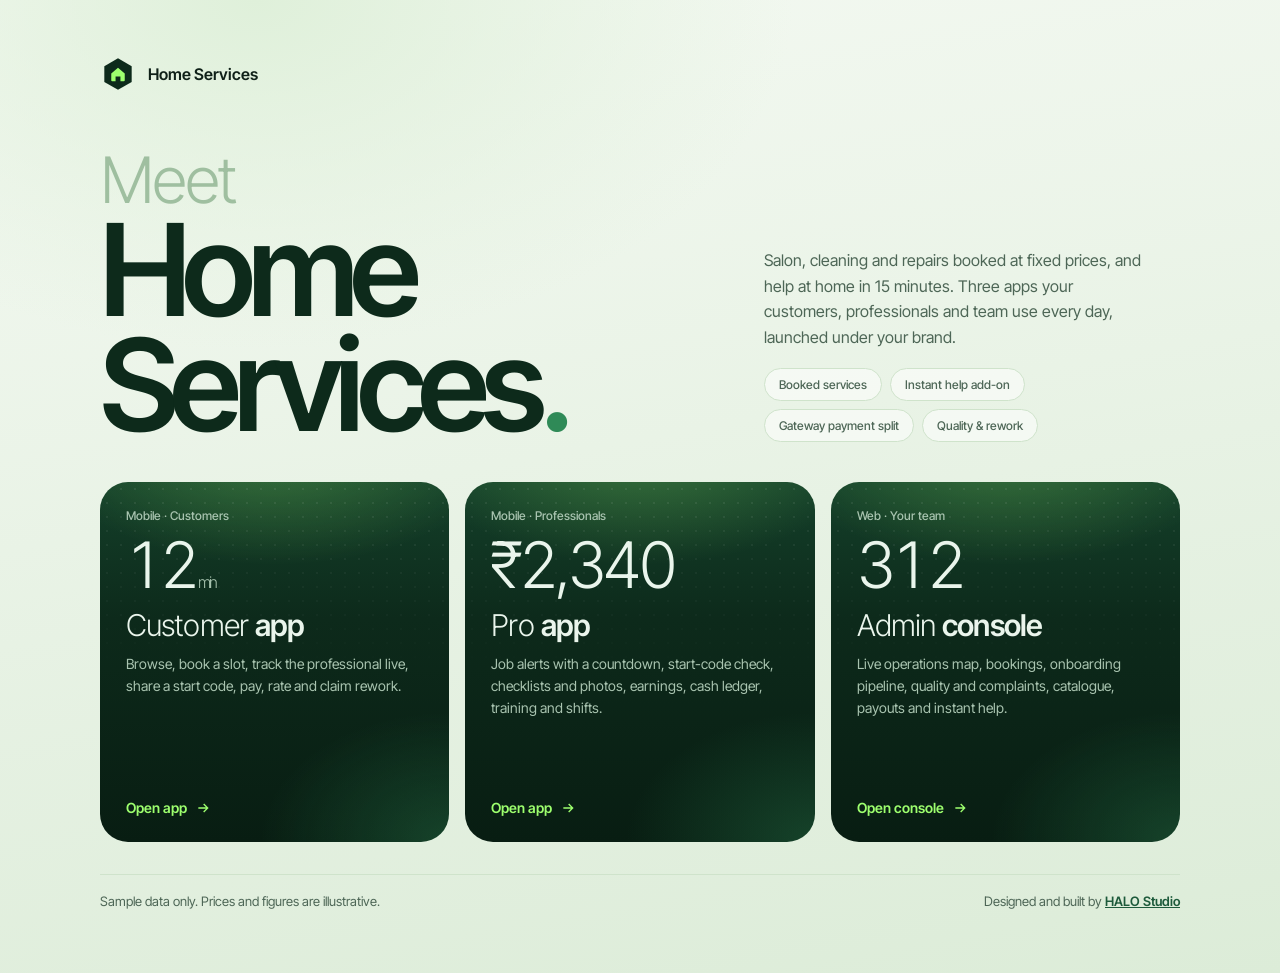
<file: index.html>
<!doctype html>
<html lang="en">
<head>
<meta charset="utf-8">
<meta name="viewport" content="width=device-width, initial-scale=1">
<title>Home Services · Platform demo</title>
<meta name="description" content="A white-label home and personal services platform: customer app, professional app and admin console, with an instant-help add-on.">
<link rel="preconnect" href="https://fonts.googleapis.com"><link rel="preconnect" href="https://fonts.gstatic.com" crossorigin>
<link href="https://fonts.googleapis.com/css2?family=Inter+Tight:wght@300;400;500;600;700&display=swap" rel="stylesheet">
<link rel="stylesheet" href="hs.css">
<style>
  body{background:radial-gradient(70% 60% at 20% 0%,#dff0da,transparent 60%),linear-gradient(170deg,#f4f9f2,#dcecd8);color:var(--dk);min-height:100vh}
  .wrap{max-width:1120px;margin:0 auto;padding:56px 20px 64px}
  .head{display:flex;align-items:center;gap:12px;font-weight:600}
  .head .mark{width:36px;height:36px;filter:none}
  .hero{display:grid;grid-template-columns:1.2fr .8fr;gap:40px;align-items:end;margin:56px 0 40px}
  .hero .meet{font-size:clamp(36px,5vw,64px);font-weight:300;color:var(--sage3);letter-spacing:-.04em;line-height:1}
  .hero h1{font-size:clamp(64px,10vw,132px);font-weight:600;letter-spacing:-.06em;line-height:.9;color:var(--g8)}
  .hero h1 i{font-style:normal;color:var(--g5)}
  .hero p{color:var(--dk2);font-size:16px;line-height:1.6;max-width:42ch}
  .chips{display:flex;flex-wrap:wrap;gap:8px;margin-top:18px}
  .chips span{font-size:12px;font-weight:500;padding:8px 14px;border-radius:999px;border:1px solid var(--sage2);background:rgba(255,255,255,.55);color:var(--dk2)}
  .grid{display:grid;grid-template-columns:repeat(3,1fr);gap:16px}
  a.app{position:relative;display:flex;flex-direction:column;gap:10px;min-height:360px;padding:26px;border-radius:28px;color:var(--tx);text-decoration:none;overflow:hidden;transition:transform .4s var(--ease)}
  a.app:hover{transform:translateY(-6px)}
  a.app .k{font-size:12px;color:var(--tx2);font-weight:500;position:relative}
  a.app h2{font-size:30px;font-weight:300;letter-spacing:-.03em;position:relative}
  a.app h2 b{font-weight:600}
  a.app p{color:var(--tx2);font-size:14px;line-height:1.55;flex:1;position:relative}
  a.app .go{display:inline-flex;align-items:center;gap:8px;font-weight:600;font-size:14px;color:var(--brand);position:relative}
  a.app .go svg{width:16px;height:16px;stroke:currentColor;fill:none;stroke-width:2;transition:transform .3s var(--ease)}
  a.app:hover .go svg{transform:translateX(4px)}
  a.app .num{font-size:64px;line-height:1;position:relative}
  .note{margin-top:32px;font-size:13px;color:var(--dk2);display:flex;justify-content:space-between;gap:12px;flex-wrap:wrap;border-top:1px solid var(--sage2);padding-top:18px}
  .note a{color:var(--g6);font-weight:600}
  .grid>a{animation:rise .7s var(--ease) both}.grid>a:nth-child(2){animation-delay:80ms}.grid>a:nth-child(3){animation-delay:160ms}
  @media (max-width:900px){.hero{grid-template-columns:1fr;margin:36px 0 28px}.grid{grid-template-columns:1fr}a.app{min-height:0}}
</style>
</head>
<body data-title-suffix="Platform demo">
<div class="wrap">
  <div class="head"><span class="mark" id="mk"></span><span data-brand>Home Services</span></div>
  <div class="hero">
    <div><div class="meet">Meet</div><h1><span data-brand>Home Services</span><i>.</i></h1></div>
    <div><p>Salon, cleaning and repairs booked at fixed prices, and help at home in 15 minutes. Three apps your customers, professionals and team use every day, launched under your brand.</p>
      <div class="chips"><span>Booked services</span><span>Instant help add-on</span><span>Gateway payment split</span><span>Quality &amp; rework</span></div></div>
  </div>
  <div class="grid">
    <a class="app world" href="customer-app.html"><span class="k">Mobile · Customers</span><span class="num">12<small style="font-size:16px;color:var(--tx2)"> min</small></span><h2>Customer <b>app</b></h2><p>Browse, book a slot, track the professional live, share a start code, pay, rate and claim rework.</p><span class="go">Open app <svg viewBox="0 0 24 24"><path d="M5 12h14M13 6l6 6-6 6"/></svg></span></a>
    <a class="app world" href="pro-app.html"><span class="k">Mobile · Professionals</span><span class="num">₹2,340</span><h2>Pro <b>app</b></h2><p>Job alerts with a countdown, start-code check, checklists and photos, earnings, cash ledger, training and shifts.</p><span class="go">Open app <svg viewBox="0 0 24 24"><path d="M5 12h14M13 6l6 6-6 6"/></svg></span></a>
    <a class="app world" href="admin-web.html"><span class="k">Web · Your team</span><span class="num">312</span><h2>Admin <b>console</b></h2><p>Live operations map, bookings, onboarding pipeline, quality and complaints, catalogue, payouts and instant help.</p><span class="go">Open console <svg viewBox="0 0 24 24"><path d="M5 12h14M13 6l6 6-6 6"/></svg></span></a>
  </div>
  <p class="note"><span>Sample data only. Prices and figures are illustrative.</span><span>Designed and built by <a href="https://www.halostudio.in">HALO Studio</a></span></p>
</div>
<script>document.getElementById('mk').innerHTML=`<svg viewBox="0 0 40 40"><path d="M20 2.5l15.2 8.75v17.5L20 37.5 4.8 28.75v-17.5z" fill="var(--g8)"/><path d="M12.5 19.5L20 13l7.5 6.5V27a1 1 0 01-1 1h-3.8v-5.2h-5.4V28H13.5a1 1 0 01-1-1z" fill="var(--brand)"/></svg>`;</script>
<script src="brand.js"></script>
</body>
</html>
</file>
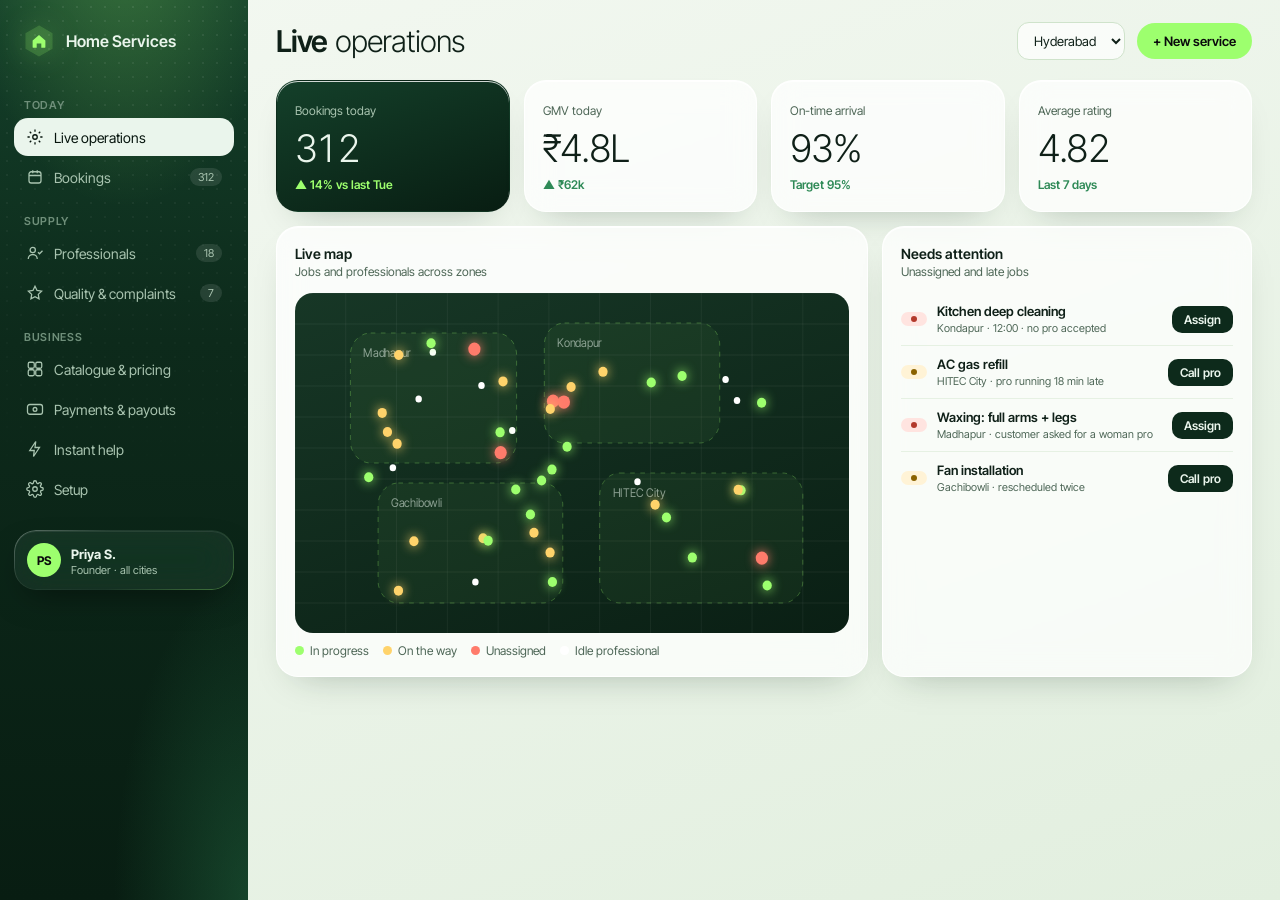
<file: admin-web.html>
<!doctype html>
<html lang="en">
<head>
<meta charset="utf-8">
<meta name="viewport" content="width=device-width, initial-scale=1">
<title>Home Services · Admin console</title>
<link rel="preconnect" href="https://fonts.googleapis.com"><link rel="preconnect" href="https://fonts.gstatic.com" crossorigin>
<link href="https://fonts.googleapis.com/css2?family=Inter+Tight:wght@300;400;500;600;700&display=swap" rel="stylesheet">
<link rel="stylesheet" href="hs.css">
<style>
  body{background:linear-gradient(160deg,#f3f8f1,#e2efdf);color:var(--dk);min-height:100vh}
  .app{display:grid;grid-template-columns:248px 1fr;min-height:100vh}
  aside{position:sticky;top:0;height:100vh;padding:20px 14px;overflow-y:auto}
  .brand{display:flex;align-items:center;gap:10px;font-weight:600;font-size:16px;padding:4px 8px 22px;position:relative}
  .brand .mark{width:34px;height:34px}
  .grp{font-size:11px;font-weight:600;color:var(--tx3);margin:18px 10px 6px;letter-spacing:.06em;text-transform:uppercase;position:relative}
  nav a{position:relative;display:flex;align-items:center;gap:10px;padding:10px 12px;border-radius:14px;color:var(--tx2);font-size:14px;cursor:pointer;margin-bottom:2px;transition:background .2s,color .2s}
  nav a svg{width:18px;height:18px;stroke:currentColor;fill:none;stroke-width:1.7;flex:none}
  nav a:hover{color:var(--tx);background:rgba(255,255,255,.05)}
  nav a.on{background:var(--tx);color:var(--ink)}
  nav a .c{margin-left:auto;font-size:11px;padding:2px 8px;border-radius:999px;background:rgba(255,255,255,.1)}
  nav a.on .c{background:var(--ink);color:var(--tx)}
  .me{margin-top:22px;display:flex;align-items:center;gap:10px;padding:12px;position:relative}
  .me .av{width:34px;height:34px;border-radius:50%;background:var(--brand);color:var(--on-brand);display:grid;place-items:center;font-weight:700;font-size:12px}
  .me small{display:block;font-size:11px;color:var(--tx2)}
  main{padding:22px 28px 40px;min-width:0}
  .top{display:flex;align-items:center;gap:12px;margin-bottom:20px}
  .top h1{font-size:30px;font-weight:300;letter-spacing:-.03em;flex:1}
  .top h1 b{font-weight:600}
  .sel{background:rgba(255,255,255,.7);border:1px solid var(--sage2);border-radius:12px;padding:9px 12px;font-size:13px}
  .dbtn{border-radius:999px;padding:10px 16px;font-weight:600;font-size:13px;background:var(--g8);color:var(--tx)}
  .dbtn.lime{background:var(--brand);color:var(--on-brand)}
  .card{background:rgba(255,255,255,.72);border:1px solid rgba(255,255,255,.9);border-radius:var(--r);padding:18px;box-shadow:0 1px 0 rgba(255,255,255,.8) inset,0 16px 36px -22px rgba(13,42,27,.35);backdrop-filter:blur(14px)}
  .card h3{font-size:14px;font-weight:600}
  .card .sub{font-size:12px;color:var(--dk2);margin:2px 0 14px}
  .g4{display:grid;grid-template-columns:repeat(4,1fr);gap:14px}
  .g2{display:grid;grid-template-columns:1.6fr 1fr;gap:14px;margin-top:14px}
  .g2e{display:grid;grid-template-columns:1fr 1fr;gap:14px;margin-top:14px}
  .kpi small{font-size:12px;color:var(--dk2)}
  .kpi .v{font-size:38px;font-weight:300;letter-spacing:-.04em;margin:6px 0 2px;font-variant-numeric:tabular-nums}
  .kpi .d{font-size:12px;font-weight:600;color:var(--g5)}
  .kpi.dark{background:linear-gradient(160deg,var(--g7),var(--g9));color:var(--tx);border-color:transparent}
  .kpi.dark small{color:var(--tx2)}.kpi.dark .d{color:var(--brand)}
  .map{height:340px;border-radius:18px;position:relative;overflow:hidden;background:linear-gradient(160deg,#173726,#0a1f14)}
  .map svg{position:absolute;inset:0;width:100%;height:100%}
  .legend{display:flex;gap:14px;font-size:12px;color:var(--dk2);margin-top:10px;flex-wrap:wrap}
  .legend i{display:inline-block;width:9px;height:9px;border-radius:50%;margin-right:6px}
  table{width:100%;border-collapse:collapse;font-size:13px}
  th{text-align:left;font-size:11px;font-weight:600;color:var(--dk2);text-transform:uppercase;letter-spacing:.05em;padding:8px 10px;border-bottom:1px solid var(--sage2)}
  td{padding:11px 10px;border-bottom:1px solid var(--sage1);vertical-align:middle}
  tr:last-child td{border-bottom:0}
  tbody tr{transition:background .2s}tbody tr:hover td{background:rgba(255,255,255,.6)}
  .tag{display:inline-flex;align-items:center;gap:6px;font-size:11.5px;font-weight:600;padding:4px 10px;border-radius:999px;background:var(--sage1);color:var(--g6)}
  .tag::before{content:"";width:6px;height:6px;border-radius:50%;background:currentColor}
  .tag.ok{background:#dff6d6;color:#2d7a2a}.tag.warn{background:#fff3d6;color:#8a6200}.tag.bad{background:#ffe4e0;color:#b2392b}.tag.info{background:#e3eee4;color:var(--g6)}
  .mini{border-radius:10px;padding:6px 12px;font-size:12px;font-weight:600;background:var(--g8);color:var(--tx)}
  .mini.ghost{background:rgba(255,255,255,.8);color:var(--dk);border:1px solid var(--sage2)}
  .q{display:flex;align-items:center;gap:10px;padding:10px 0;border-bottom:1px solid var(--sage1);font-size:13px}
  .q:last-child{border:0}
  .q b{font-weight:600;display:block}.q small{color:var(--dk2)}
  .q .t{flex:1}
  .kanban{display:grid;grid-template-columns:repeat(5,1fr);gap:12px}
  .col{background:rgba(255,255,255,.45);border-radius:18px;padding:12px;min-height:300px}
  .col h4{font-size:12px;font-weight:600;color:var(--dk2);display:flex;justify-content:space-between;margin-bottom:10px}
  .pc{background:#fff;border-radius:14px;padding:12px;margin-bottom:8px;font-size:13px;box-shadow:0 6px 16px -10px rgba(13,42,27,.4);cursor:pointer;transition:transform .2s var(--ease)}
  .pc:hover{transform:translateY(-2px)}
  .pc b{font-weight:600;display:block}.pc small{color:var(--dk2);font-size:12px}
  .pc .mini{margin-top:8px}
  .bar{height:7px;border-radius:7px;background:var(--sage1);overflow:hidden;margin-top:6px}.bar i{display:block;height:100%;border-radius:7px;background:linear-gradient(90deg,var(--g5),var(--brand))}
  .inp{width:90px;border:1px solid var(--sage2);background:#fff;border-radius:10px;padding:7px 9px;font-size:13px;text-align:right}
  .hexgrid{display:grid;grid-template-columns:repeat(6,1fr);gap:8px}
  .mm{border-radius:14px;padding:10px;font-size:12px;color:var(--tx);min-height:78px;display:flex;flex-direction:column;justify-content:space-between}
  .mm b{font-size:22px;font-weight:300;font-variant-numeric:tabular-nums}
  .switch{width:42px;height:24px;border-radius:999px;background:var(--sage2);position:relative;cursor:pointer;transition:background .25s;flex:none}
  .switch::after{content:"";position:absolute;top:3px;left:3px;width:18px;height:18px;border-radius:50%;background:#fff;transition:left .25s var(--ease)}
  .switch.on{background:var(--g6)}.switch.on::after{left:21px}
  .set{display:flex;justify-content:space-between;align-items:center;gap:14px;padding:12px 0;border-bottom:1px solid var(--sage1);font-size:14px}
  .set:last-child{border:0}.set small{display:block;color:var(--dk2);font-size:12px;margin-top:2px}
  .seg{display:inline-flex;padding:3px;border-radius:12px;background:var(--sage1)}
  .seg button{padding:7px 12px;border-radius:9px;font-size:12px;font-weight:600;color:var(--dk2)}
  .seg button.on{background:#fff;color:var(--dk)}
  .toast{position:fixed;right:24px;bottom:24px;top:auto;left:auto;width:auto;max-width:360px;background:var(--g8);border-color:transparent;transform:translateY(140%)}
  .toast.show{transform:none}
  .page.on>*{animation:rise .5s var(--ease) both}
  @media (max-width:1100px){.g4{grid-template-columns:repeat(2,1fr)}.g2,.g2e{grid-template-columns:1fr}.kanban{grid-template-columns:repeat(2,1fr)}.hexgrid{grid-template-columns:repeat(3,1fr)}}
  @media (max-width:820px){.app{grid-template-columns:1fr}aside{position:static;height:auto}nav{display:flex;overflow-x:auto;gap:4px}nav a{white-space:nowrap}.grp,.me{display:none}main{padding:16px}.table-wrap{overflow-x:auto}}
</style>
</head>
<body data-title-suffix="Admin console">
<div class="app">
  <aside class="world">
    <div class="brand"><span class="mark" id="mk"></span><span data-brand>Home Services</span></div>
    <nav id="nav">
      <div class="grp">Today</div>
      <a data-p="live" class="on"><svg viewBox="0 0 24 24"><circle cx="12" cy="12" r="3"/><path d="M12 2v3M12 19v3M2 12h3M19 12h3M5 5l2 2M17 17l2 2M5 19l2-2M17 7l2-2"/></svg>Live operations</a>
      <a data-p="bookings"><svg viewBox="0 0 24 24"><rect x="4" y="5" width="16" height="15" rx="3"/><path d="M4 10h16M9 3v4M15 3v4"/></svg>Bookings<span class="c">312</span></a>
      <div class="grp">Supply</div>
      <a data-p="pros"><svg viewBox="0 0 24 24"><circle cx="9" cy="8" r="3.5"/><path d="M3 20c0-3.3 2.7-6 6-6s6 2.7 6 6M16 11l2 2 4-4"/></svg>Professionals<span class="c">18</span></a>
      <a data-p="quality"><svg viewBox="0 0 24 24"><path d="M12 3l2.7 5.6 6.1.9-4.4 4.3 1 6.1L12 17l-5.4 2.9 1-6.1L3.2 9.5l6.1-.9z"/></svg>Quality &amp; complaints<span class="c">7</span></a>
      <div class="grp">Business</div>
      <a data-p="catalogue"><svg viewBox="0 0 24 24"><rect x="3" y="3" width="8" height="8" rx="2"/><rect x="13" y="3" width="8" height="8" rx="2"/><rect x="3" y="13" width="8" height="8" rx="2"/><rect x="13" y="13" width="8" height="8" rx="2"/></svg>Catalogue &amp; pricing</a>
      <a data-p="money"><svg viewBox="0 0 24 24"><rect x="2" y="6" width="20" height="13" rx="3"/><circle cx="12" cy="12.5" r="2.5"/></svg>Payments &amp; payouts</a>
      <a data-p="instant"><svg viewBox="0 0 24 24"><path d="M13 2L5 14h6l-1 8 8-12h-6z"/></svg>Instant help</a>
      <a data-p="settings"><svg viewBox="0 0 24 24"><circle cx="12" cy="12" r="3"/><path d="M19.4 15a1.6 1.6 0 00.3 1.8l.1.1a2 2 0 11-2.8 2.8l-.1-.1a1.6 1.6 0 00-1.8-.3 1.6 1.6 0 00-1 1.5V21a2 2 0 11-4 0v-.1a1.6 1.6 0 00-1-1.5 1.6 1.6 0 00-1.8.3l-.1.1a2 2 0 11-2.8-2.8l.1-.1a1.6 1.6 0 00.3-1.8 1.6 1.6 0 00-1.5-1H3a2 2 0 110-4h.1a1.6 1.6 0 001.5-1 1.6 1.6 0 00-.3-1.8l-.1-.1a2 2 0 112.8-2.8l.1.1a1.6 1.6 0 001.8.3H9a1.6 1.6 0 001-1.5V3a2 2 0 114 0v.1a1.6 1.6 0 001 1.5 1.6 1.6 0 001.8-.3l.1-.1a2 2 0 112.8 2.8l-.1.1a1.6 1.6 0 00-.3 1.8V9a1.6 1.6 0 001.5 1H21a2 2 0 110 4h-.1a1.6 1.6 0 00-1.5 1z"/></svg>Setup</a>
    </nav>
    <div class="me glass"><div class="av">PS</div><div><b style="font-size:13px">Priya S.</b><small>Founder · all cities</small></div></div>
  </aside>

  <main>
    <div class="top"><h1 id="title"><b>Live</b> operations</h1>
      <select class="sel"><option data-branch>Hyderabad</option><option>Bengaluru</option><option>Pune</option></select>
      <button class="dbtn lime" onclick="toast('New service added to the draft catalogue')">+ New service</button></div>

    <!-- LIVE -->
    <section class="page on" data-page="live">
      <div class="g4">
        <div class="card kpi dark"><small>Bookings today</small><div class="v">312</div><span class="d">▲ 14% vs last Tue</span></div>
        <div class="card kpi"><small>GMV today</small><div class="v">₹4.8L</div><span class="d">▲ ₹62k</span></div>
        <div class="card kpi"><small>On-time arrival</small><div class="v">93%</div><span class="d">Target 95%</span></div>
        <div class="card kpi"><small>Average rating</small><div class="v">4.82</div><span class="d">Last 7 days</span></div>
      </div>
      <div class="g2">
        <div class="card"><h3>Live map</h3><div class="sub">Jobs and professionals across zones</div>
          <div class="map"><svg viewBox="0 0 600 340" preserveAspectRatio="none" id="mapSvg"></svg></div>
          <div class="legend"><span><i style="background:var(--brand)"></i>In progress</span><span><i style="background:#ffd36b"></i>On the way</span><span><i style="background:#ff7b6b"></i>Unassigned</span><span><i style="background:#fff"></i>Idle professional</span></div>
        </div>
        <div class="card"><h3>Needs attention</h3><div class="sub">Unassigned and late jobs</div><div id="queue"></div></div>
      </div>
    </section>

    <!-- BOOKINGS -->
    <section class="page" data-page="bookings">
      <div class="card" style="padding:6px 8px"><div class="table-wrap"><table>
        <thead><tr><th>Booking</th><th>Customer</th><th>Service</th><th>Professional</th><th>Slot</th><th>Amount</th><th>Status</th></tr></thead>
        <tbody id="bkBody"></tbody></table></div></div>
    </section>

    <!-- PROS -->
    <section class="page" data-page="pros">
      <div class="kanban" id="kanban"></div>
    </section>

    <!-- QUALITY -->
    <section class="page" data-page="quality">
      <div class="g2e" style="margin-top:0">
        <div class="card"><h3>Complaints &amp; rework</h3><div class="sub">SLA: resolve within 24 hours</div><div id="complaints"></div></div>
        <div class="card"><h3>Quality score alerts</h3><div class="sub">Proposed automatically · needs your approval</div><div id="qalerts"></div></div>
      </div>
    </section>

    <!-- CATALOGUE -->
    <section class="page" data-page="catalogue">
      <div class="card" style="padding:6px 8px"><div class="table-wrap"><table>
        <thead><tr><th>Category</th><th>Service</th><th>Duration</th><th>Price</th><th>Commission</th><th>Warranty</th><th>Live</th></tr></thead>
        <tbody id="catBody"></tbody></table></div></div>
    </section>

    <!-- MONEY -->
    <section class="page" data-page="money">
      <div class="g4">
        <div class="card kpi dark"><small>Collected this week</small><div class="v">₹28.6L</div><span class="d">via gateway split</span></div>
        <div class="card kpi"><small>Commission earned</small><div class="v">₹5.4L</div><span class="d">18.9% take rate</span></div>
        <div class="card kpi"><small>Due to professionals</small><div class="v">₹21.1L</div><span class="d">Auto-settled Monday</span></div>
        <div class="card kpi"><small>Cash in hand owed</small><div class="v">₹62k</div><span class="d" style="color:#b2392b">From 41 pros</span></div>
      </div>
      <div class="card" style="margin-top:14px;padding:6px 8px"><div class="table-wrap"><table>
        <thead><tr><th>Professional</th><th>Jobs</th><th>Earnings</th><th>Cash owed</th><th>Payout</th><th></th></tr></thead>
        <tbody id="payBody"></tbody></table></div></div>
    </section>

    <!-- INSTANT -->
    <section class="page" data-page="instant">
      <div class="g4">
        <div class="card kpi dark"><small>Median arrival</small><div class="v">11.4 min</div><span class="d">Promise: 15 min</span></div>
        <div class="card kpi"><small>Helpers on shift</small><div class="v">86</div><span class="d">of 104 planned</span></div>
        <div class="card kpi"><small>Jobs this hour</small><div class="v">142</div><span class="d">▲ evening peak</span></div>
        <div class="card kpi"><small>Cost per shift</small><div class="v">₹540</div><span class="d">Revenue ₹712 / shift</span></div>
      </div>
      <div class="card" style="margin-top:14px"><h3>Micro-markets · supply right now</h3><div class="sub">Free helpers vs open requests, Madhapur cluster</div><div class="hexgrid" id="mm"></div></div>
    </section>

    <!-- SETTINGS -->
    <section class="page" data-page="settings">
      <div class="g2e" style="margin-top:0">
        <div class="card"><h3>Business model</h3><div class="sub">Applies to the selected city</div>
          <div class="set"><div>Worker model<small>Independent partners on commission, or your own staff</small></div><div class="seg" data-seg><button class="on">Partners</button><button>Own staff</button></div></div>
          <div class="set"><div>Default commission<small>Overridable per category and tier</small></div><input class="inp" value="20%"></div>
          <div class="set"><div>Payment split<small>Gateway settles each pro's share automatically</small></div><span class="switch on"></span></div>
          <div class="set"><div>Pay after service<small>Allow cash, tracked in the cash ledger</small></div><span class="switch on"></span></div>
          <div class="set"><div>Instant help add-on<small>15-minute help in micro-markets</small></div><span class="switch on"></span></div>
        </div>
        <div class="card"><h3>Rules</h3><div class="sub">Quality, warranty and cancellations</div>
          <div class="set"><div>Auto-warn below score<small>Assign refresher training automatically</small></div><input class="inp" value="75"></div>
          <div class="set"><div>Suggest suspension below<small>Admin approves every suspension</small></div><input class="inp" value="60"></div>
          <div class="set"><div>Rework cost when pro at fault<small>Pro redoes the job unpaid</small></div><span class="switch on"></span></div>
          <div class="set"><div>Free cancellation window<small>Before the slot starts</small></div><input class="inp" value="3 hrs"></div>
          <div class="set"><div>Late cancellation fee<small>Paid to the professional</small></div><input class="inp" value="₹99"></div>
        </div>
      </div>
    </section>
  </main>
</div>
<div class="toast" id="toast"><div class="mk mark" id="toastMark"></div><div><b data-brand>Home Services</b><span id="toastText"></span></div></div>

<script>
const MARK = `<svg viewBox="0 0 40 40"><path d="M20 2.5l15.2 8.75v17.5L20 37.5 4.8 28.75v-17.5z" fill="var(--brand)" opacity=".18" stroke="var(--brand)" stroke-width="1.4"/><path d="M12.5 19.5L20 13l7.5 6.5V27a1 1 0 01-1 1h-3.8v-5.2h-5.4V28H13.5a1 1 0 01-1-1z" fill="var(--brand)"/></svg>`;
document.getElementById('mk').innerHTML = MARK; document.getElementById('toastMark').innerHTML = MARK;
function toast(t){ const el=document.getElementById('toast'); document.getElementById('toastText').textContent=' '+t; el.classList.add('show'); clearTimeout(window._t); window._t=setTimeout(()=>el.classList.remove('show'),2600); }
const TITLES = {live:'<b>Live</b> operations',bookings:'<b>Bookings</b>',pros:'<b>Professionals</b> pipeline',quality:'<b>Quality</b> &amp; complaints',catalogue:'<b>Catalogue</b> &amp; pricing',money:'<b>Payments</b> &amp; payouts',instant:'<b>Instant help</b> add-on',settings:'<b>Setup</b>'};

/* live map */
(function(){
  let s = '<g stroke="rgba(255,255,255,.06)">' + Array.from({length:12},(_,i)=>`<path d="M${i*55} 0V340M0 ${i*31}H600"/>`).join('') + '</g>';
  const zones = [[60,40,180,130,'Madhapur'],[270,30,190,120,'Kondapur'],[90,190,200,120,'Gachibowli'],[330,180,220,130,'HITEC City']];
  zones.forEach(([x,y,w,h,n])=>{ s += `<rect x="${x}" y="${y}" width="${w}" height="${h}" rx="22" fill="rgba(157,255,110,.05)" stroke="rgba(157,255,110,.3)" stroke-dasharray="5 6"/><text x="${x+14}" y="${y+24}" fill="rgba(234,245,236,.55)" font-size="12" font-family="Inter Tight">${n}</text>`; });
  let seed = 7; const r = () => (seed = (seed*9301+49297)%233280)/233280;
  const cols = ['var(--brand)','var(--brand)','var(--brand)','#ffd36b','#ffd36b','#fff','#fff','#ff7b6b'];
  for (let i=0;i<46;i++){ const c = cols[Math.floor(r()*cols.length)], x = 70+r()*470, y = 50+r()*250;
    s += `<circle cx="${x}" cy="${y}" r="${c==='#fff'?3.5:5}" fill="${c}" ${c!=='#fff'?`style="filter:drop-shadow(0 0 6px ${c})"`:''}>${c==='#ff7b6b'?'<animate attributeName="r" values="5;8;5" dur="1.6s" repeatCount="indefinite"/>':''}</circle>`; }
  document.getElementById('mapSvg').innerHTML = s;
})();
let queue = [
  {n:'Kitchen deep cleaning',w:'Kondapur · 12:00 · no pro accepted',k:'bad'},
  {n:'AC gas refill',w:'HITEC City · pro running 18 min late',k:'warn'},
  {n:'Waxing: full arms + legs',w:'Madhapur · customer asked for a woman pro',k:'bad'},
  {n:'Fan installation',w:'Gachibowli · rescheduled twice',k:'warn'}
];
function renderQueue(){
  document.getElementById('queue').innerHTML = queue.length ? queue.map((q,i)=>`<div class="q"><span class="tag ${q.k}"></span><div class="t"><b>${q.n}</b><small>${q.w}</small></div><button class="mini" onclick="assign(${i})">${q.k==='bad'?'Assign':'Call pro'}</button></div>`).join('') : '<p style="color:var(--dk2);font-size:13px">All clear.</p>';
}
function assign(i){ toast(queue[i].k==='bad'?'Assigned to the nearest best-rated pro':'Calling the professional'); queue.splice(i,1); renderQueue(); }

/* bookings */
const BK = [
  ['HS-24817','Ananya R.','AC foam-jet service','Ravi K.','Today 11:00','₹708','On the way','warn'],
  ['HS-24816','Karthik M.','Bathroom deep cleaning','Meena S.','Today 10:00','₹646','In progress','ok'],
  ['HS-24811','Divya P.','Mani-pedi deluxe','Lakshmi V.','Today 09:00','₹1,061','Completed','info'],
  ['HS-24809','Rahul S.','Kitchen deep cleaning','—','Today 12:00','₹1,769','Unassigned','bad'],
  ['HS-24801','Sneha G.','Haircut + beard','Imran A.','Today 08:30','₹471','Completed','info'],
  ['HS-24795','Vikram T.','Cockroach control','Suresh B.','Yesterday','₹1,297','Rework open','warn']
];
document.getElementById('bkBody').innerHTML = BK.map(b=>`<tr onclick="toast('Opened ${b[0]} timeline')"><td><b>${b[0]}</b></td><td>${b[1]}</td><td>${b[2]}</td><td>${b[3]}</td><td>${b[4]}</td><td>${b[5]}</td><td><span class="tag ${b[7]}">${b[6]}</span></td></tr>`).join('');

/* pros kanban */
const STAGES = ['Applied','KYC','Skill test','Training','Active'];
let PROS = [
  ['Arjun N.','Electrician',0],['Fatima B.','Salon',0],['Kiran R.','Cleaning',0],
  ['Deepak J.','AC & appliance',1],['Sravani K.','Salon',1],
  ['Manoj P.','Plumber',2],['Rekha D.','Cleaning',2],
  ['Ganesh L.','Painting',3],['Anil S.','AC & appliance',3],
  ['Ravi K.','AC & appliance',4],['Meena S.','Cleaning',4],['Lakshmi V.','Salon',4]
];
const NEXT = ['Verify KYC','Pass test','Assign training','Activate',''];
function renderPros(){
  document.getElementById('kanban').innerHTML = STAGES.map((s,si)=>{ const list = PROS.map((p,i)=>[p,i]).filter(([p])=>p[2]===si);
    return `<div class="col"><h4>${s}<span>${list.length}</span></h4>${list.map(([p,i])=>`<div class="pc"><b>${p[0]}</b><small>${p[1]}</small>${si<4?`<div><button class="mini" onclick="advance(${i})">${NEXT[si]}</button></div>`:`<div class="bar"><i style="width:${80+i%3*7}%"></i></div>`}</div>`).join('')}</div>`; }).join('');
}
function advance(i){ PROS[i][2]++; renderPros(); toast(PROS[i][0]+' moved to '+STAGES[PROS[i][2]]); }

/* quality */
let CMP = [['Bathroom deep cleaning','Karthik M. · "corners not cleaned"','Free rework booked'],['AC gas refill','Vikram T. · cooling weak after 2 days','Inspection scheduled'],['Mani-pedi deluxe','Divya P. · arrived 25 min late','Credit ₹100?']];
function renderQuality(){
  document.getElementById('complaints').innerHTML = CMP.map((c,i)=>`<div class="q"><div class="t"><b>${c[0]}</b><small>${c[1]}</small></div><button class="mini ghost" onclick="CMP.splice(${i},1);renderQuality();toast('Complaint resolved')">${c[2]}</button></div>`).join('') || '<p style="font-size:13px;color:var(--dk2)">No open complaints.</p>';
  document.getElementById('qalerts').innerHTML = [['Suresh B.','Score 58 · 3 rework jobs in 14 days','Suspend'],['Imran A.','Score 72 · late arrivals','Training sent'],['Meena S.','Score 96 · 0 rework','Promote to Platinum']].map(a=>`<div class="q"><div class="t"><b>${a[0]}</b><small>${a[1]}</small></div><button class="mini ${a[2]==='Training sent'?'ghost':''}" onclick="toast('${a[0]}: ${a[2]} approved')">${a[2]}</button></div>`).join('');
}

/* catalogue */
const CAT = [['Cleaning','Bathroom deep cleaning','90 min',549,'20%','7 days',1],['Cleaning','Full home deep cleaning (2BHK)','6 hrs',4299,'18%','7 days',1],['AC & appliance','AC foam-jet service','60 min',599,'20%','30 days',1],['AC & appliance','Gas refill + leak fix','90 min',2499,'15%','30 days',1],['Salon for women','Mani-pedi deluxe','75 min',899,'25%','3 days',1],['Painting','Room painting inspection','45 min',0,'12%','90 days',0]];
document.getElementById('catBody').innerHTML = CAT.map(c=>`<tr><td>${c[0]}</td><td><b>${c[1]}</b></td><td>${c[2]}</td><td><input class="inp" value="₹${c[3].toLocaleString('en-IN')}" onchange="toast('Price saved for ${c[1]}')"></td><td>${c[4]}</td><td>${c[5]}</td><td><span class="switch ${c[6]?'on':''}" onclick="this.classList.toggle('on')"></span></td></tr>`).join('');

/* money */
document.getElementById('payBody').innerHTML = [['Ravi K.',27,'₹14,860','₹1,380','₹13,480'],['Meena S.',31,'₹12,410','₹0','₹12,410'],['Lakshmi V.',18,'₹16,920','₹640','₹16,280'],['Imran A.',22,'₹8,730','₹2,100','₹6,630']].map(p=>`<tr><td><b>${p[0]}</b></td><td>${p[1]}</td><td>${p[2]}</td><td>${p[3]}</td><td><b>${p[4]}</b></td><td><button class="mini" onclick="this.textContent='Settled';toast('Payout settled to ${p[0]}')">Settle</button></td></tr>`).join('');

/* instant micro-markets */
document.getElementById('mm').innerHTML = [['N-1',6,2],['N-2',3,5],['N-3',8,1],['C-1',2,6],['C-2',5,3],['C-3',7,2],['S-1',4,4],['S-2',1,5],['S-3',6,1],['E-1',5,2],['E-2',3,3],['E-3',9,2]].map(([n,f,o])=>{const t=f/(f+o);const bg=t>.6?'linear-gradient(160deg,var(--g6),var(--g8))':t>.4?'linear-gradient(160deg,#5d6a2a,#2c3a18)':'linear-gradient(160deg,#7a3a2c,#3a1a14)';return `<div class="mm" style="background:${bg}"><span>${n}</span><div><b>${f}</b> free · ${o} open</div></div>`}).join('');

document.querySelectorAll('[data-seg]').forEach(s=>s.querySelectorAll('button').forEach(b=>b.onclick=()=>{s.querySelectorAll('button').forEach(x=>x.classList.toggle('on',x===b));toast('Worker model: '+b.textContent)}));
document.querySelectorAll('.set .switch').forEach(sw=>sw.onclick=()=>sw.classList.toggle('on'));

function show(p){
  document.querySelectorAll('.page').forEach(s=>s.classList.toggle('on',s.dataset.page===p));
  document.querySelectorAll('#nav a').forEach(a=>a.classList.toggle('on',a.dataset.p===p));
  document.getElementById('title').innerHTML = TITLES[p];
  if (p==='pros') renderPros(); if (p==='quality') renderQuality(); if (p==='live') renderQueue();
  window.scrollTo(0,0);
}
document.querySelectorAll('#nav a').forEach(a=>a.onclick=()=>show(a.dataset.p));
renderQueue();
</script>
<script src="brand.js"></script>
</body>
</html>
</file>
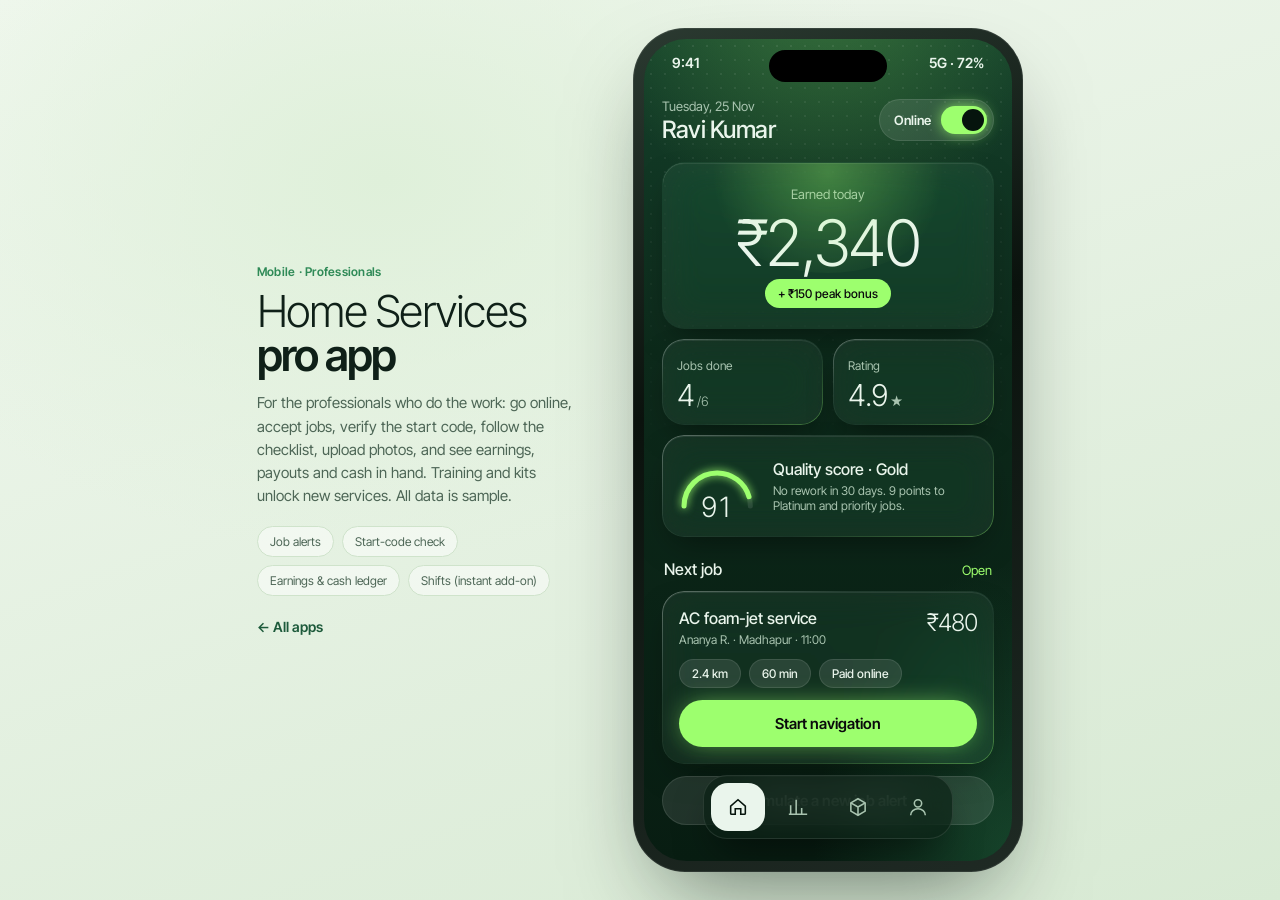
<file: pro-app.html>
<!doctype html>
<html lang="en">
<head>
<meta charset="utf-8">
<meta name="viewport" content="width=device-width, initial-scale=1">
<title>Home Services · Professional app</title>
<link rel="preconnect" href="https://fonts.googleapis.com"><link rel="preconnect" href="https://fonts.gstatic.com" crossorigin>
<link href="https://fonts.googleapis.com/css2?family=Inter+Tight:wght@300;400;500;600;700&display=swap" rel="stylesheet">
<link rel="stylesheet" href="hs.css">
<style>
  .top{display:flex;justify-content:space-between;align-items:center;margin:6px 0 18px}
  .top small{color:var(--tx2);font-size:13px}
  .top h2{font-size:24px;font-weight:500;letter-spacing:-.02em}
  .online{display:flex;align-items:center;gap:10px;padding:6px 6px 6px 14px;border-radius:999px;background:var(--glass2);border:1px solid var(--line);font-size:13px;font-weight:600}
  .sw{width:46px;height:28px;border-radius:999px;background:rgba(255,255,255,.15);position:relative;transition:background .3s}
  .sw::after{content:"";position:absolute;top:3px;left:3px;width:22px;height:22px;border-radius:50%;background:#fff;transition:left .3s var(--ease)}
  .sw.on{background:var(--brand);box-shadow:0 0 16px -2px var(--brand)}.sw.on::after{left:21px;background:var(--ink)}
  .earn{padding:20px;text-align:center;overflow:hidden}
  .earn::after{content:"";position:absolute;left:50%;top:-90px;translate:-50% 0;width:260px;height:200px;border-radius:50%;background:radial-gradient(circle,color-mix(in srgb,var(--brand) 30%,transparent),transparent 70%)}
  .earn small{color:var(--tx2);font-size:13px;position:relative}
  .earn .big{font-size:64px;line-height:1;margin:8px 0 4px;position:relative}
  .grid2{display:grid;grid-template-columns:1fr 1fr;gap:10px;margin-top:10px}
  .stat{padding:14px}
  .stat small{color:var(--tx2);font-size:12px}
  .stat .v{font-size:30px;margin-top:6px;line-height:1}
  .stat .v small{font-size:13px;margin-left:3px}
  .sec{display:flex;justify-content:space-between;align-items:baseline;margin:22px 2px 12px}
  .sec h3{font-size:16px;font-weight:500}
  .sec a{font-size:13px;color:var(--brand);cursor:pointer}
  .job{padding:16px}
  .job .row{display:flex;justify-content:space-between;align-items:flex-start;gap:10px}
  .job b{font-size:16px;font-weight:500}
  .job small{display:block;color:var(--tx2);font-size:12px;margin-top:4px}
  .job .meta{display:flex;gap:8px;margin:12px 0;flex-wrap:wrap}
  .ring{width:140px;height:140px;margin:6px auto 10px;position:relative}
  .ring svg{width:100%;height:100%;transform:rotate(-90deg)}
  .ring .c{position:absolute;inset:0;display:grid;place-content:center;text-align:center}
  .ring .c .num{font-size:44px;line-height:1}
  .ring .c small{color:var(--tx2);font-size:12px}
  .bars{display:flex;align-items:flex-end;gap:10px;height:150px;padding:10px 4px 0}
  .bars div{flex:1;display:flex;flex-direction:column;align-items:center;gap:6px;height:100%;justify-content:flex-end;font-size:11px;color:var(--tx2)}
  .bars i{display:block;width:100%;border-radius:10px;background:linear-gradient(180deg,var(--brand),color-mix(in srgb,var(--brand) 25%,transparent));transform-origin:bottom;animation:grow .9s var(--ease) both}
  .bars div.dim i{background:rgba(255,255,255,.12)}
  @keyframes grow{from{transform:scaleY(0)}}
  .line{display:flex;justify-content:space-between;align-items:center;padding:14px 16px;margin-bottom:8px;font-size:14px}
  .line small{display:block;color:var(--tx2);font-size:12px;margin-top:2px}
  .line .num{font-size:20px}
  .neg{color:var(--bad)}
  .keypad{display:grid;grid-template-columns:repeat(3,1fr);gap:8px;margin-top:14px}
  .keypad button{padding:14px 0;border-radius:16px;background:var(--glass);border:1px solid var(--line);font-size:22px;font-weight:300}
  .code{display:flex;gap:10px;justify-content:center;margin:8px 0}
  .code span{width:56px;height:66px;border-radius:16px;background:var(--glass2);border:1px solid var(--line);display:grid;place-items:center;font-size:34px;font-weight:300}
  .code span.f{border-color:var(--brand);box-shadow:0 0 16px -4px var(--brand)}
  .check{display:flex;align-items:center;gap:12px;padding:13px 14px;margin-bottom:8px;font-size:14px;cursor:pointer}
  .check i{width:22px;height:22px;border-radius:7px;border:1.5px solid var(--tx3);flex:none;display:grid;place-items:center}
  .check.on i{background:var(--brand);border-color:var(--brand)}
  .check.on i::after{content:"";width:10px;height:6px;border:2px solid var(--ink);border-top:0;border-right:0;transform:rotate(-45deg) translate(1px,-1px)}
  .photos{display:grid;grid-template-columns:1fr 1fr;gap:10px;margin:12px 0}
  .photos div{height:110px;border-radius:16px;background:var(--glass);border:1px dashed var(--line);display:grid;place-items:center;font-size:12px;color:var(--tx2);background-size:cover;background-position:center}
  .mod{display:flex;gap:12px;align-items:center;padding:14px;margin-bottom:8px}
  .mod .ic{width:48px;height:48px;border-radius:14px;background-size:cover;background-position:center;flex:none}
  .mod .t{flex:1}.mod b{font-size:14px;font-weight:500;display:block}.mod small{font-size:12px;color:var(--tx2)}
  .prog{height:6px;border-radius:6px;background:rgba(255,255,255,.1);margin-top:8px;overflow:hidden}.prog i{display:block;height:100%;background:var(--brand);border-radius:6px}
  .seg{display:flex;padding:4px;border-radius:16px;background:var(--glass);border:1px solid var(--line);margin-bottom:14px}
  .seg button{flex:1;padding:10px 0;border-radius:12px;font-size:13px;color:var(--tx2);font-weight:500}
  .seg button.on{background:var(--tx);color:var(--ink)}
  .shift{display:flex;justify-content:space-between;align-items:center;padding:14px 16px;margin-bottom:8px}
  .shift b{font-weight:500;font-size:15px}.shift small{display:block;color:var(--tx2);font-size:12px;margin-top:2px}
  .back{display:flex;align-items:center;gap:10px;margin:6px 0 16px;font-size:20px;font-weight:500}
  .back button{width:38px;height:38px;border-radius:12px;background:var(--glass2);display:grid;place-items:center}
  .back button svg{width:18px;height:18px;stroke:currentColor;fill:none;stroke-width:2}
</style>
</head>
<body data-title-suffix="Professional app">
<div class="stage">
  <div class="side">
    <div class="k">Mobile · Professionals</div>
    <h1><span data-brand>Home Services</span> <b>pro app</b></h1>
    <p>For the professionals who do the work: go online, accept jobs, verify the start code, follow the checklist, upload photos, and see earnings, payouts and cash in hand. Training and kits unlock new services. All data is sample.</p>
    <div class="tags"><span>Job alerts</span><span>Start-code check</span><span>Earnings &amp; cash ledger</span><span>Shifts (instant add-on)</span></div>
    <a href="index.html">← All apps</a>
  </div>

  <div class="phone"><div class="screen world">
    <div class="island"></div>
    <div class="status"><span>9:41</span><span>5G · 72%</span></div>
    <div class="toast" id="toast"><div class="mk mark" id="toastMark"></div><div><b data-brand>Home Services</b><span id="toastText"></span></div></div>

    <div class="scroll" id="scroll">
      <!-- TODAY -->
      <section class="page on" data-page="today">
        <div class="top"><div><small>Tuesday, 25 Nov</small><h2>Ravi Kumar</h2></div>
          <button class="online" onclick="toggleOnline()"><span id="onTxt">Online</span><span class="sw on" id="sw"></span></button></div>
        <div class="earn glass"><small>Earned today</small><div class="big num" id="earnToday">₹2,340</div><span class="pill lime">+ ₹150 peak bonus</span></div>
        <div class="grid2">
          <div class="stat glass"><small>Jobs done</small><div class="v num">4<small>/ 6</small></div></div>
          <div class="stat glass"><small>Rating</small><div class="v num">4.9<small>★</small></div></div>
          <div class="stat glass" style="grid-column:1/-1;display:flex;align-items:center;gap:16px">
            <div class="gauge" style="width:120px;height:72px"><svg viewBox="0 0 160 96"><path d="M14 88 A66 66 0 0 1 146 88" fill="none" stroke="rgba(255,255,255,.1)" stroke-width="10" stroke-linecap="round"/><path d="M14 88 A66 66 0 0 1 146 88" fill="none" stroke="var(--brand)" stroke-width="10" stroke-linecap="round" stroke-dasharray="207" stroke-dashoffset="19" style="filter:drop-shadow(0 0 8px var(--brand))"/></svg><div class="val"><span class="num" style="font-size:28px">91</span></div></div>
            <div><b style="font-weight:500">Quality score · Gold</b><small style="display:block;color:var(--tx2);font-size:12px;margin-top:4px">No rework in 30 days. 9 points to Platinum and priority jobs.</small></div>
          </div>
        </div>
        <div class="sec"><h3>Next job</h3><a onclick="go('job')">Open</a></div>
        <div class="job glass">
          <div class="row"><div><b>AC foam-jet service</b><small>Ananya R. · Madhapur · 11:00</small></div><span class="num" style="font-size:24px">₹480</span></div>
          <div class="meta"><span class="pill">2.4 km</span><span class="pill">60 min</span><span class="pill">Paid online</span></div>
          <button class="btn block" onclick="go('job')">Start navigation</button>
        </div>
        <button class="btn ghost block" style="margin-top:12px" onclick="incoming()">Simulate a new job alert</button>
      </section>

      <!-- JOB FLOW -->
      <section class="page" data-page="job">
        <div class="back"><button onclick="go('today')"><svg viewBox="0 0 24 24"><path d="M15 6l-6 6 6 6"/></svg></button><span id="jobHead">Enter start code</span></div>
        <div id="jobBody"></div>
      </section>

      <!-- EARNINGS -->
      <section class="page" data-page="earn">
        <div class="top"><div><small>This week</small><h2 class="num" style="font-size:44px;font-weight:300">₹14,860</h2></div></div>
        <div class="glass" style="padding:14px 12px 10px"><div class="bars" id="bars"></div></div>
        <div class="sec"><h3>Breakdown</h3></div>
        <div class="line glass"><span>Job earnings<small>27 jobs</small></span><span class="num">₹13,240</span></div>
        <div class="line glass"><span>Tips<small>From 11 customers</small></span><span class="num">₹620</span></div>
        <div class="line glass"><span>Incentives<small>Weekly target hit</small></span><span class="num">₹1,000</span></div>
        <div class="line glass"><span>Cash in hand<small>Collected from 3 cash jobs, owed to platform</small></span><span class="num neg">−₹1,380</span></div>
        <div class="glass" style="padding:16px;margin-top:4px;display:flex;justify-content:space-between;align-items:center">
          <div><small style="color:var(--tx2)">Next payout · Monday</small><div class="num" style="font-size:32px">₹13,480</div></div>
          <button class="btn" onclick="toast('Instant payout requested to HDFC ••4421')">Pay out now</button>
        </div>
      </section>

      <!-- GROW: training + kits -->
      <section class="page" data-page="grow">
        <div class="top"><div><small>Learn and earn more</small><h2>Training &amp; kits</h2></div></div>
        <div class="seg" id="growSeg"><button class="on" data-v="train">Training</button><button data-v="kit">Kit store</button><button data-v="shift">Shifts</button></div>
        <div id="growBody"></div>
      </section>

      <!-- PROFILE -->
      <section class="page" data-page="me">
        <div class="top"><div><small>Profile</small><h2>Ravi Kumar</h2></div></div>
        <div class="line glass"><span>KYC<small>Aadhaar, PAN, bank verified</small></span><span class="pill lime">Verified</span></div>
        <div class="line glass"><span>Police verification<small>Valid till Aug 2027</small></span><span class="pill lime">Cleared</span></div>
        <div class="line glass"><span>Services unlocked<small>AC service, gas refill, inspection</small></span><span class="pill">3</span></div>
        <div class="line glass"><span>Work zones<small>Madhapur, Kondapur, Gachibowli</small></span><span>›</span></div>
        <div class="line glass" onclick="toast('Leave request sent for 28 Nov')"><span>Request leave<small>Pick days you won't work</small></span><span>›</span></div>
      </section>
    </div>

    <nav class="tabbar" id="tabbar">
      <button class="on" data-go="today" aria-label="Today"><svg viewBox="0 0 24 24"><path d="M4 11l8-7 8 7v8a1 1 0 01-1 1h-4v-6H9v6H5a1 1 0 01-1-1z"/></svg></button>
      <button data-go="earn" aria-label="Earnings"><svg viewBox="0 0 24 24"><path d="M4 20V10M10 20V4M16 20v-7M22 20H2"/></svg></button>
      <button data-go="grow" aria-label="Training"><svg viewBox="0 0 24 24"><path d="M12 3l7.8 4.5v9L12 21l-7.8-4.5v-9z"/><path d="M12 12l7.8-4.5M12 12v9M12 12L4.2 7.5"/></svg></button>
      <button data-go="me" aria-label="Profile"><svg viewBox="0 0 24 24"><circle cx="12" cy="8" r="4"/><path d="M4 21c0-4 3.6-7 8-7s8 3 8 7"/></svg></button>
    </nav>

    <div class="sheet" id="sheet"><div class="panel world" id="sheetBody"></div></div>
  </div></div>
</div>

<script>
const MARK = `<svg viewBox="0 0 40 40"><path d="M20 2.5l15.2 8.75v17.5L20 37.5 4.8 28.75v-17.5z" fill="var(--brand)" opacity=".18" stroke="var(--brand)" stroke-width="1.4"/><path d="M12.5 19.5L20 13l7.5 6.5V27a1 1 0 01-1 1h-3.8v-5.2h-5.4V28H13.5a1 1 0 01-1-1z" fill="var(--brand)"/></svg>`;
document.getElementById('toastMark').innerHTML = MARK;
const rupee = n => '₹' + n.toLocaleString('en-IN');
function toast(t){ const el=document.getElementById('toast'); document.getElementById('toastText').textContent=' '+t; el.classList.add('show'); clearTimeout(window._t); window._t=setTimeout(()=>el.classList.remove('show'),2600); }

let online = true;
function toggleOnline(){ online=!online; document.getElementById('sw').classList.toggle('on',online); document.getElementById('onTxt').textContent=online?'Online':'Offline'; toast(online?'You are online. Jobs will come in.':'You are offline.'); }

/* incoming job with countdown ring */
let timer;
function incoming(){
  const sb = document.getElementById('sheetBody'), C = 2*Math.PI*60;
  sb.innerHTML = `<div style="text-align:center"><span class="pill lime">New job</span>
    <div class="ring"><svg viewBox="0 0 140 140"><circle cx="70" cy="70" r="60" fill="none" stroke="rgba(255,255,255,.1)" stroke-width="8"/><circle id="rc" cx="70" cy="70" r="60" fill="none" stroke="var(--brand)" stroke-width="8" stroke-linecap="round" stroke-dasharray="${C}" stroke-dashoffset="0" style="transition:stroke-dashoffset 1s linear;filter:drop-shadow(0 0 8px var(--brand))"/></svg><div class="c"><span class="num" id="rs">15</span><small>seconds</small></div></div>
    <div style="font-size:20px;font-weight:500">Bathroom deep cleaning</div><div style="color:var(--tx2);font-size:13px;margin:4px 0 14px">Kondapur · 1.8 km · Tomorrow 10:00 · 90 min</div>
    <div class="num" style="font-size:44px">₹420</div><div style="color:var(--tx2);font-size:12px;margin-bottom:18px">Your earning after commission</div>
    <div style="display:flex;gap:10px"><button class="btn ghost" style="flex:1" onclick="decide(false)">Decline</button><button class="btn" style="flex:2" onclick="decide(true)">Accept</button></div></div>`;
  document.getElementById('sheet').classList.add('show');
  let s = 15; const rc = document.getElementById('rc');
  clearInterval(timer);
  timer = setInterval(()=>{ s--; document.getElementById('rs').textContent=s; rc.style.strokeDashoffset = C*(1-s/15); if(s<=0){ decide(false,true); } },1000);
}
function decide(ok, timeout){ clearInterval(timer); document.getElementById('sheet').classList.remove('show'); toast(ok?'Accepted · added to tomorrow':timeout?'Missed · job passed to the next pro':'Declined'); }

/* job flow: code -> checklist -> photos -> done */
let jstep = 0, code = '';
function renderJob(){
  const head = document.getElementById('jobHead'), body = document.getElementById('jobBody');
  if (jstep===0){
    head.textContent='Enter start code';
    body.innerHTML = `<div class="glass" style="padding:18px;text-align:center"><div style="color:var(--tx2);font-size:13px">Ask Ananya for the 4-digit code in her app</div>
      <div class="code">${[0,1,2,3].map(i=>`<span class="${i===code.length?'f':''}">${code[i]||''}</span>`).join('')}</div></div>
      <div class="keypad">${[1,2,3,4,5,6,7,8,9,'',0,'⌫'].map(k=>k===''?'<span></span>':`<button onclick="key('${k}')">${k}</button>`).join('')}</div>
      <p style="text-align:center;color:var(--tx3);font-size:12px;margin-top:12px">Demo code: 4827</p>`;
  } else if (jstep===1){
    head.textContent='Service checklist';
    const items = ['Check gas pressure before service','Cover the wall and floor','Foam-jet indoor coil and filters','Clean outdoor unit and drain pipe','Test cooling for 10 minutes'];
    body.innerHTML = items.map((t,i)=>`<div class="check glass" onclick="this.classList.toggle('on')"><i></i>${t}</div>`).join('') + `<button class="btn block" style="margin-top:8px" onclick="jstep=2;renderJob()">Next: photos</button>`;
  } else if (jstep===2){
    head.textContent='Before and after';
    body.innerHTML = `<div class="photos"><div style="background-image:url(https://images.unsplash.com/photo-1562259929-b4e1fd3aef09?auto=format&fit=crop&w=300&q=60)"></div><div onclick="this.style.backgroundImage='url(https://images.unsplash.com/photo-1765518440022-10242cc86895?auto=format&fit=crop&w=300&q=60)';this.textContent=''">+ After photo</div></div>
      <div class="line glass"><span>Add-on: anti-rust spray<small>Customer approves in her app</small></span><button class="pill lime" onclick="toast('Sent to Ananya for approval · ₹149')">Suggest</button></div>
      <button class="btn block" style="margin-top:8px" onclick="jstep=3;renderJob()">Complete job</button>`;
  } else {
    head.textContent='Job complete';
    body.innerHTML = `<div class="glass" style="padding:22px;text-align:center"><div class="ring" style="width:110px;height:110px"><svg viewBox="0 0 140 140"><circle cx="70" cy="70" r="60" fill="none" stroke="var(--brand)" stroke-width="8" style="filter:drop-shadow(0 0 10px var(--brand))"/></svg><div class="c"><span style="font-size:40px;color:var(--brand)">✓</span></div></div>
      <div class="num" style="font-size:44px">+₹480</div><div style="color:var(--tx2);font-size:13px">Added to this week · paid online by customer</div></div>
      <button class="btn block" style="margin-top:12px" onclick="jstep=0;code='';go('today')">Back to today</button>`;
  }
}
function key(k){ if(k==='⌫') code=code.slice(0,-1); else if(code.length<4) code+=k; renderJob(); if(code.length===4){ if(code==='4827'){ toast('Code matched · job started'); setTimeout(()=>{jstep=1;renderJob()},500);} else { toast('Wrong code · ask again'); code=''; setTimeout(renderJob,400);} } }

/* earnings bars */
function renderBars(){
  const d=[['M',1840],['T',2340],['W',2610],['T',1980],['F',2900],['S',3190],['S',0]], m=3200;
  document.getElementById('bars').innerHTML = d.map(([l,v],i)=>`<div class="${i===1?'':'dim'}"><span class="num" style="font-size:11px">${v?(v/1000).toFixed(1)+'k':''}</span><i style="height:${Math.max(6,v/m*100)}%;animation-delay:${i*60}ms"></i>${l}</div>`).join('');
}

/* grow tabs */
let gv='train';
function renderGrow(){
  const b = document.getElementById('growBody');
  if (gv==='train') b.innerHTML = [
    ['1765518440022-10242cc86895','Gas refill and leak test','Unlocks ₹2,499 jobs',100],
    ['1562259929-b4e1fd3aef09','Split AC installation','4 videos · quiz',60],
    ['1667923006173-9e0d2251f608','Customer etiquette refresher','Assigned after a complaint',20]
  ].map(([img,t,s,p])=>`<div class="mod glass"><div class="ic" style="background-image:url(https://images.unsplash.com/photo-${img}?auto=format&fit=crop&w=120&q=60)"></div><div class="t"><b>${t}</b><small>${s}</small><div class="prog"><i style="width:${p}%"></i></div></div><span class="pill ${p===100?'lime':''}">${p===100?'Done':p+'%'}</span></div>`).join('');
  if (gv==='kit') b.innerHTML = [
    ['AC foam-jet chemical · 5 L','₹1,150'],['Coil cleaning brush set','₹420'],['Branded uniform + mask','₹600'],['Drop cloth (wall cover)','₹280']
  ].map(([t,p])=>`<div class="line glass"><span>${t}<small>Pay from earnings · pick up at Madhapur hub</small></span><button class="pill lime" onclick="toast('Ordered · ${p} deducted from next payout')">${p}</button></div>`).join('');
  if (gv==='shift') b.innerHTML = `<div class="glass" style="padding:14px;margin-bottom:10px;font-size:13px;color:var(--tx2)"><span class="pill lime">Instant help</span><div style="margin-top:8px">Book shifts in a micro-market. Jobs are auto-assigned during the shift, paid per shift.</div></div>` + [
    ['Wed 26 Nov','07:00 – 11:00 · Madhapur North','₹520 / shift','Booked'],['Wed 26 Nov','17:00 – 21:00 · Madhapur North','₹580 / shift','Book'],['Thu 27 Nov','07:00 – 11:00 · Kondapur','₹520 / shift','Book']
  ].map(([d,t,p,s])=>`<div class="shift glass"><div><b>${d}</b><small>${t} · ${p}</small></div><button class="pill ${s==='Booked'?'lime':''}" onclick="this.textContent='Booked';this.classList.add('lime');toast('Shift booked')">${s}</button></div>`).join('');
}
document.querySelectorAll('#growSeg button').forEach(x=>x.onclick=()=>{ document.querySelectorAll('#growSeg button').forEach(y=>y.classList.toggle('on',y===x)); gv=x.dataset.v; renderGrow(); });

function go(p){
  document.querySelectorAll('.page').forEach(s=>s.classList.toggle('on', s.dataset.page===p));
  document.querySelectorAll('#tabbar button').forEach(b=>b.classList.toggle('on', b.dataset.go===(p==='job'?'today':p)));
  document.getElementById('scroll').scrollTop = 0;
  if (p==='job') renderJob();
  if (p==='earn') renderBars();
  if (p==='grow') renderGrow();
}
document.querySelectorAll('#tabbar button').forEach(b=>b.onclick=()=>go(b.dataset.go));
</script>
<script src="brand.js"></script>
</body>
</html>
</file>
<file: hs.css>
/* Home Services demo — shared visual world (Cubee-inspired: deep forest green, lime glow, frosted glass, light numerals) */
:root{
  --ink:#06140d; --g9:#081d12; --g8:#0d2a1b; --g7:#14402a; --g6:#1d5a3b; --g5:#2f8a57; --g4:#56b07a;
  --brand:#9dff6e; --brand-2:#d4ffbf; --on-brand:#06140d;
  --sage0:#f4f9f2; --sage1:#e6f1e3; --sage2:#cfe3cb; --sage3:#9fbfa0;
  --tx:#eaf5ec; --tx2:#a9c4b0; --tx3:#6f8f7a;
  --dk:#0f2018; --dk2:#4d6656;
  --glass:rgba(255,255,255,.06); --glass2:rgba(255,255,255,.1); --line:rgba(255,255,255,.1);
  --warn:#ffd36b; --bad:#ff7b6b;
  --r:22px; --r2:16px;
  --ease:cubic-bezier(.16,1,.3,1);
  --sans:"Inter Tight",system-ui,-apple-system,"Segoe UI",sans-serif;
}
*{box-sizing:border-box;margin:0;padding:0}
html{-webkit-text-size-adjust:100%}
body{font-family:var(--sans);-webkit-font-smoothing:antialiased;text-rendering:optimizeLegibility}
button,input,select,textarea{font:inherit;color:inherit}
button{cursor:pointer;background:none;border:0}
::selection{background:color-mix(in srgb,var(--brand) 45%,transparent);color:var(--ink)}
:focus-visible{outline:2px solid var(--brand);outline-offset:2px;border-radius:10px}
.num{font-weight:300;letter-spacing:-.04em;font-variant-numeric:tabular-nums}

/* dark green world with glow and LED dot texture */
.world{position:relative;background:
  radial-gradient(120% 60% at 50% -10%,color-mix(in srgb,var(--brand) 28%,transparent),transparent 55%),
  radial-gradient(90% 60% at 100% 100%,rgba(47,138,87,.35),transparent 60%),
  linear-gradient(180deg,var(--g7) 0%,var(--g8) 38%,var(--g9) 100%);color:var(--tx)}
.world::before{content:"";position:absolute;inset:0;pointer-events:none;
  background-image:radial-gradient(circle,rgba(255,255,255,.08) 1px,transparent 1.6px);background-size:14px 14px;
  -webkit-mask-image:linear-gradient(180deg,#000,transparent 55%);mask-image:linear-gradient(180deg,#000,transparent 55%)}

/* frosted glass with light-catching rim */
.glass{position:relative;background:var(--glass);border:1px solid transparent;border-radius:var(--r);
  backdrop-filter:blur(18px) saturate(140%);-webkit-backdrop-filter:blur(18px) saturate(140%);
  box-shadow:inset 0 1px 0 rgba(255,255,255,.08),0 14px 34px -14px rgba(0,0,0,.55)}
.glass::before{content:"";position:absolute;inset:-1px;border-radius:inherit;padding:1px;pointer-events:none;
  background:linear-gradient(150deg,rgba(255,255,255,.32),rgba(255,255,255,.06) 30%,rgba(255,255,255,.02) 60%,color-mix(in srgb,var(--brand) 35%,transparent));
  -webkit-mask:linear-gradient(#000 0 0) content-box,linear-gradient(#000 0 0);-webkit-mask-composite:xor;mask:linear-gradient(#000 0 0) content-box exclude,linear-gradient(#000 0 0)}

/* brand mark: hexagon with a house, glowing */
.mark{width:40px;height:40px;display:grid;place-items:center;filter:drop-shadow(0 0 14px color-mix(in srgb,var(--brand) 55%,transparent))}
.mark svg{width:100%;height:100%}

.pill{display:inline-flex;align-items:center;gap:6px;border-radius:999px;padding:6px 12px;font-size:12px;font-weight:500;
  background:var(--glass2);border:1px solid var(--line);color:var(--tx)}
.pill.lime{background:var(--brand);color:var(--on-brand);border-color:transparent}
.dot{width:7px;height:7px;border-radius:50%;background:var(--brand);box-shadow:0 0 10px var(--brand)}

.btn{display:inline-flex;align-items:center;justify-content:center;gap:8px;border-radius:999px;padding:14px 20px;font-weight:600;font-size:15px;
  background:var(--brand);color:var(--on-brand);transition:transform .15s var(--ease),filter .2s;box-shadow:0 0 26px -6px color-mix(in srgb,var(--brand) 70%,transparent)}
.btn:active{transform:scale(.97)}
.btn.ghost{background:var(--glass2);color:var(--tx);box-shadow:none;border:1px solid var(--line)}
.btn.block{width:100%}

/* arc gauge (Cubee signature) */
.gauge{position:relative;width:160px;height:96px}
.gauge svg{width:100%;height:100%;overflow:visible}
.gauge .val{position:absolute;left:0;right:0;bottom:-2px;text-align:center}

@keyframes rise{from{opacity:0;transform:translateY(14px)}to{opacity:1;transform:none}}
@keyframes pulse{50%{opacity:.35;transform:scale(.7)}}
@keyframes ring{from{stroke-dashoffset:0}to{stroke-dashoffset:var(--len)}}
@media (prefers-reduced-motion:reduce){*{animation:none!important;transition:none!important}}

/* phone stage shared by both mobile apps */
.stage{min-height:100vh;display:flex;align-items:center;justify-content:center;gap:56px;padding:28px 16px;flex-wrap:wrap;
  background:radial-gradient(70% 70% at 30% 20%,#dff0da,transparent 60%),linear-gradient(160deg,#f1f8ef,#d8ead4);color:var(--dk)}
.side{max-width:320px}
.side .k{font-size:12px;font-weight:600;color:var(--g5);letter-spacing:.02em}
.side h1{font-size:44px;line-height:1;font-weight:300;letter-spacing:-.04em;margin:10px 0 14px}
.side h1 b{font-weight:600}
.side p{color:var(--dk2);line-height:1.55;font-size:15px}
.side .tags{display:flex;flex-wrap:wrap;gap:8px;margin-top:18px}
.side .tags span{font-size:12px;border:1px solid var(--sage2);border-radius:999px;padding:7px 12px;color:var(--dk2);background:rgba(255,255,255,.5)}
.side a{display:inline-block;margin-top:22px;color:var(--g6);font-weight:600;text-decoration:none;font-size:14px}
.phone{width:390px;height:844px;border-radius:52px;padding:11px;background:linear-gradient(160deg,#2b3a31,#0a120d 40%,#1f2a24);
  box-shadow:0 40px 90px -30px rgba(6,20,13,.55),0 0 0 1px rgba(255,255,255,.08) inset}
.screen{position:relative;width:100%;height:100%;border-radius:42px;overflow:hidden;display:flex;flex-direction:column}
.status{height:46px;flex:none;display:flex;justify-content:space-between;align-items:center;padding:0 28px;font-size:14px;font-weight:600;position:relative;z-index:3}
.island{position:absolute;top:11px;left:50%;translate:-50% 0;width:118px;height:32px;border-radius:20px;background:#000;z-index:4}
.scroll{flex:1;overflow-y:auto;scrollbar-width:none;position:relative;z-index:1;padding:4px 18px 120px}
.scroll::-webkit-scrollbar{display:none}
.page{display:none}.page.on{display:block}
.page.on>*{animation:rise .55s var(--ease) both}
.page.on>*:nth-child(2){animation-delay:40ms}.page.on>*:nth-child(3){animation-delay:80ms}.page.on>*:nth-child(4){animation-delay:120ms}.page.on>*:nth-child(5){animation-delay:160ms}.page.on>*:nth-child(n+6){animation-delay:200ms}
.tabbar{position:absolute;left:50%;bottom:22px;translate:-50% 0;display:flex;gap:6px;padding:7px;border-radius:24px;z-index:5;
  background:rgba(8,29,18,.6);backdrop-filter:blur(20px);-webkit-backdrop-filter:blur(20px);border:1px solid var(--line);box-shadow:0 20px 40px -14px rgba(0,0,0,.6)}
.tabbar button{width:54px;height:48px;border-radius:17px;display:grid;place-items:center;color:var(--tx2);transition:background .25s var(--ease),color .25s}
.tabbar button svg{width:22px;height:22px;stroke:currentColor;fill:none;stroke-width:1.7}
.tabbar button.on{background:var(--tx);color:var(--ink)}
.toast{position:absolute;left:18px;right:18px;top:60px;z-index:9;display:flex;gap:12px;align-items:center;padding:12px 14px;border-radius:20px;
  background:rgba(234,245,236,.16);backdrop-filter:blur(22px);-webkit-backdrop-filter:blur(22px);border:1px solid rgba(255,255,255,.18);color:var(--tx);
  font-size:13px;transform:translateY(-140%);opacity:0;transition:transform .5s cubic-bezier(.34,1.4,.64,1),opacity .3s}
.toast.show{transform:none;opacity:1}
.toast .mk{width:34px;height:34px;flex:none}
.toast b{display:block;font-size:13px}
.sheet{position:absolute;inset:0;z-index:8;display:none;align-items:flex-end;background:rgba(3,10,6,.5)}
.sheet.show{display:flex}
.sheet .panel{width:100%;border-radius:32px 32px 0 0;padding:22px 20px 34px;animation:rise .4s var(--ease)}
@media (max-width:520px){
  .stage{padding:0;gap:0;background:var(--g9)}
  .side{display:none}
  .phone{width:100vw;height:100vh;height:100dvh;border-radius:0;padding:0;box-shadow:none}
  .screen{border-radius:0}.island{display:none}
}
</file>
